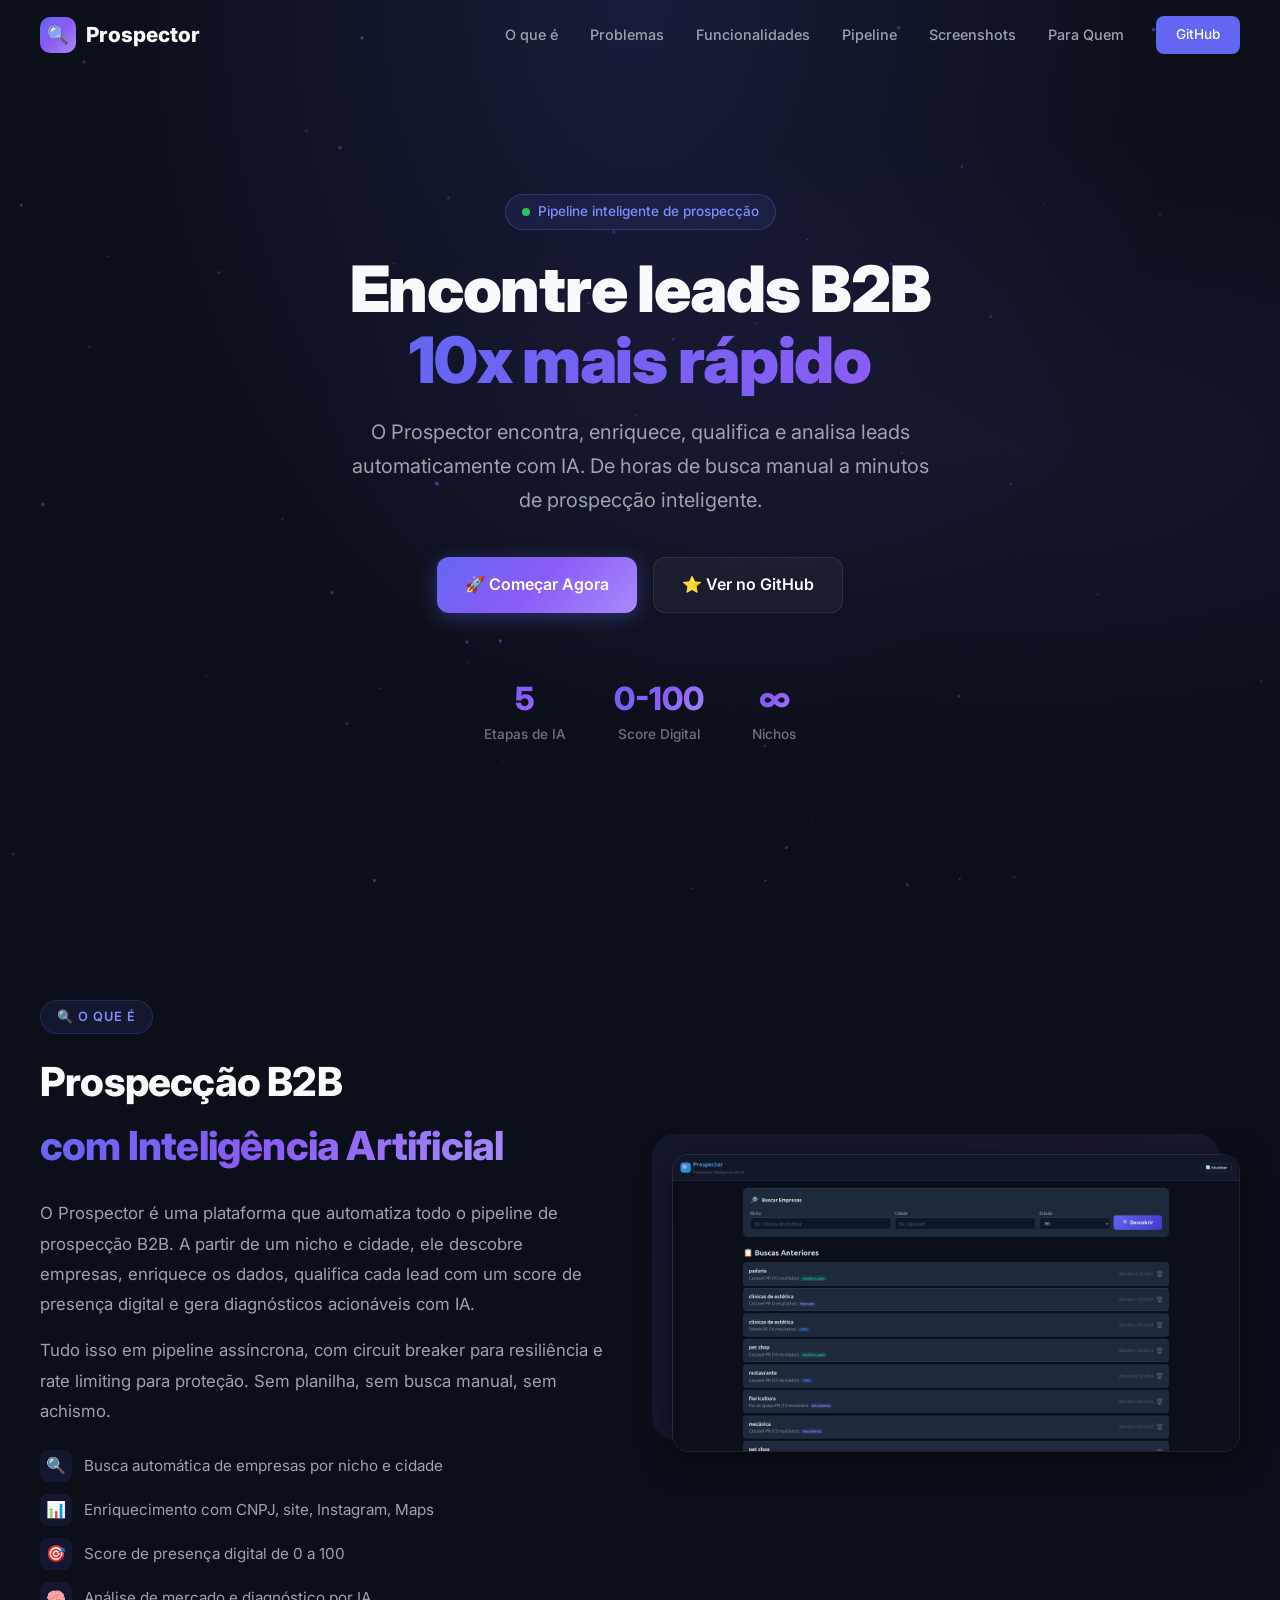
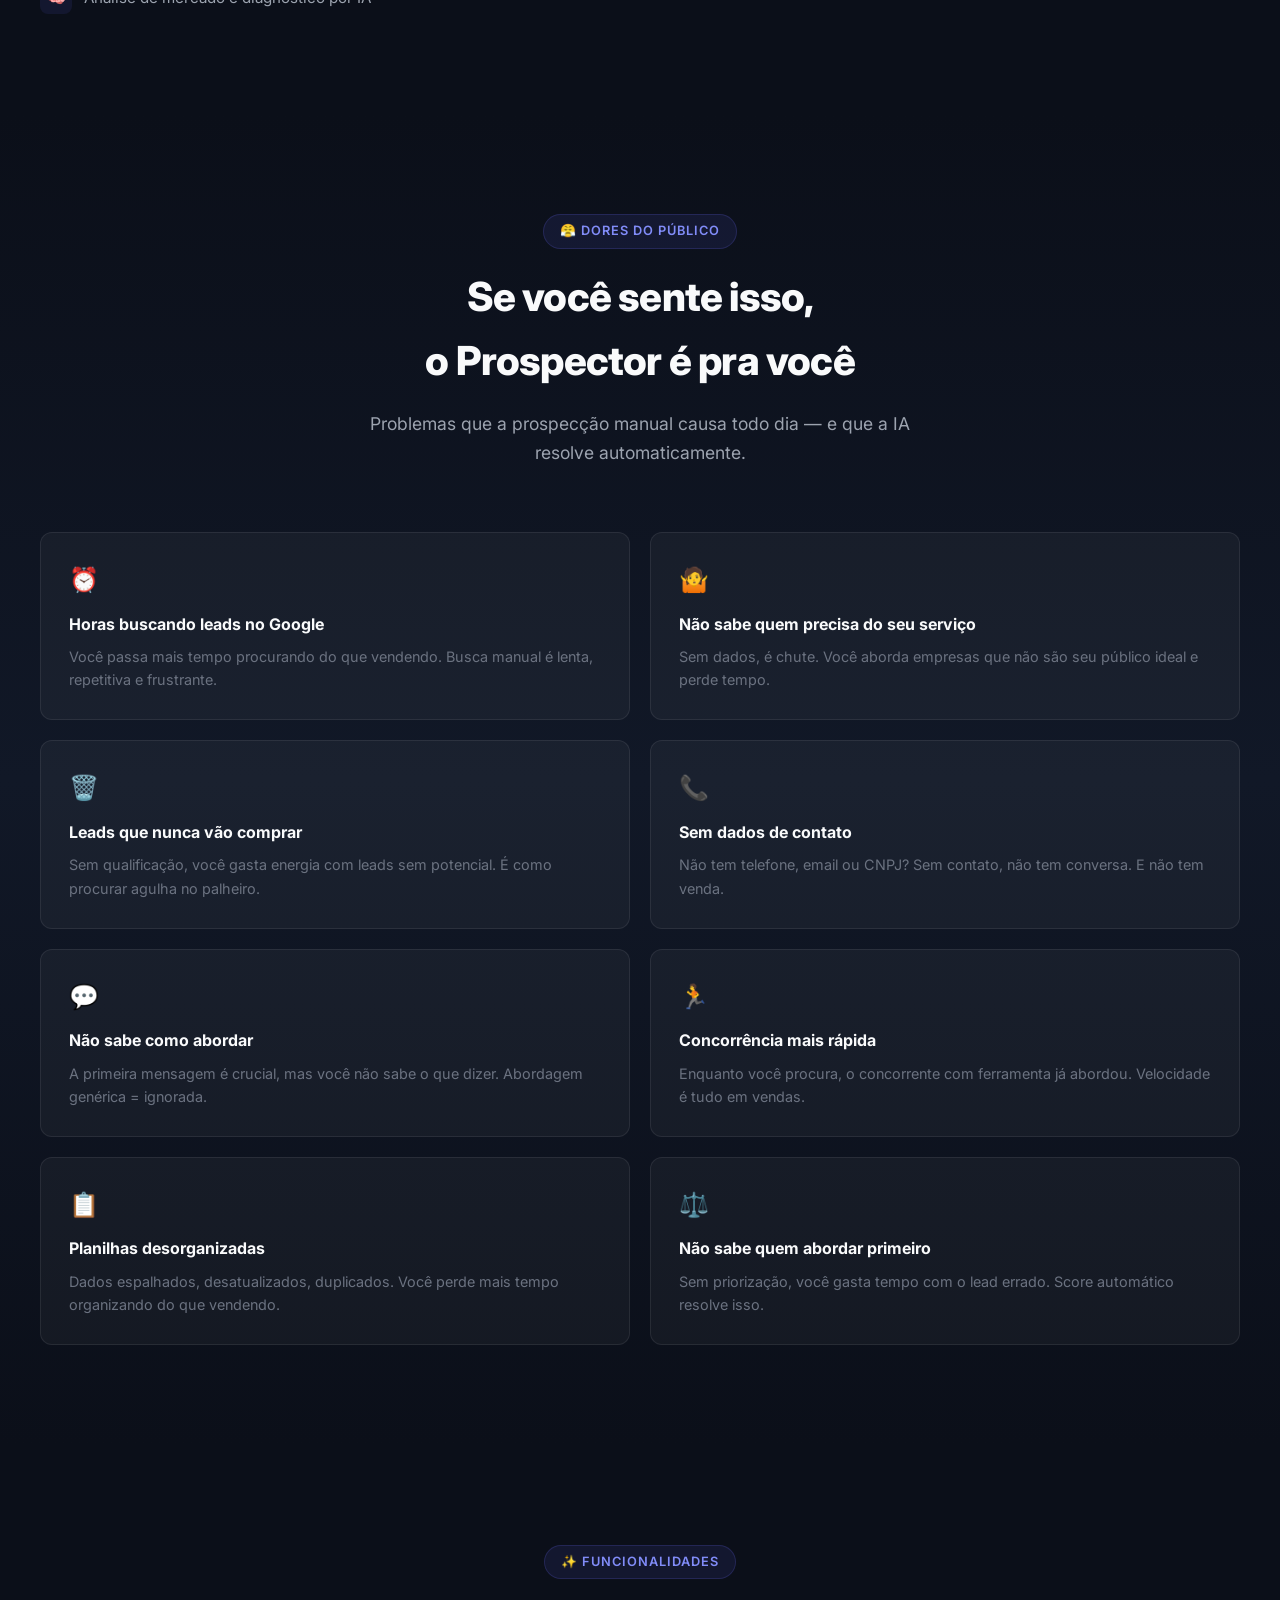
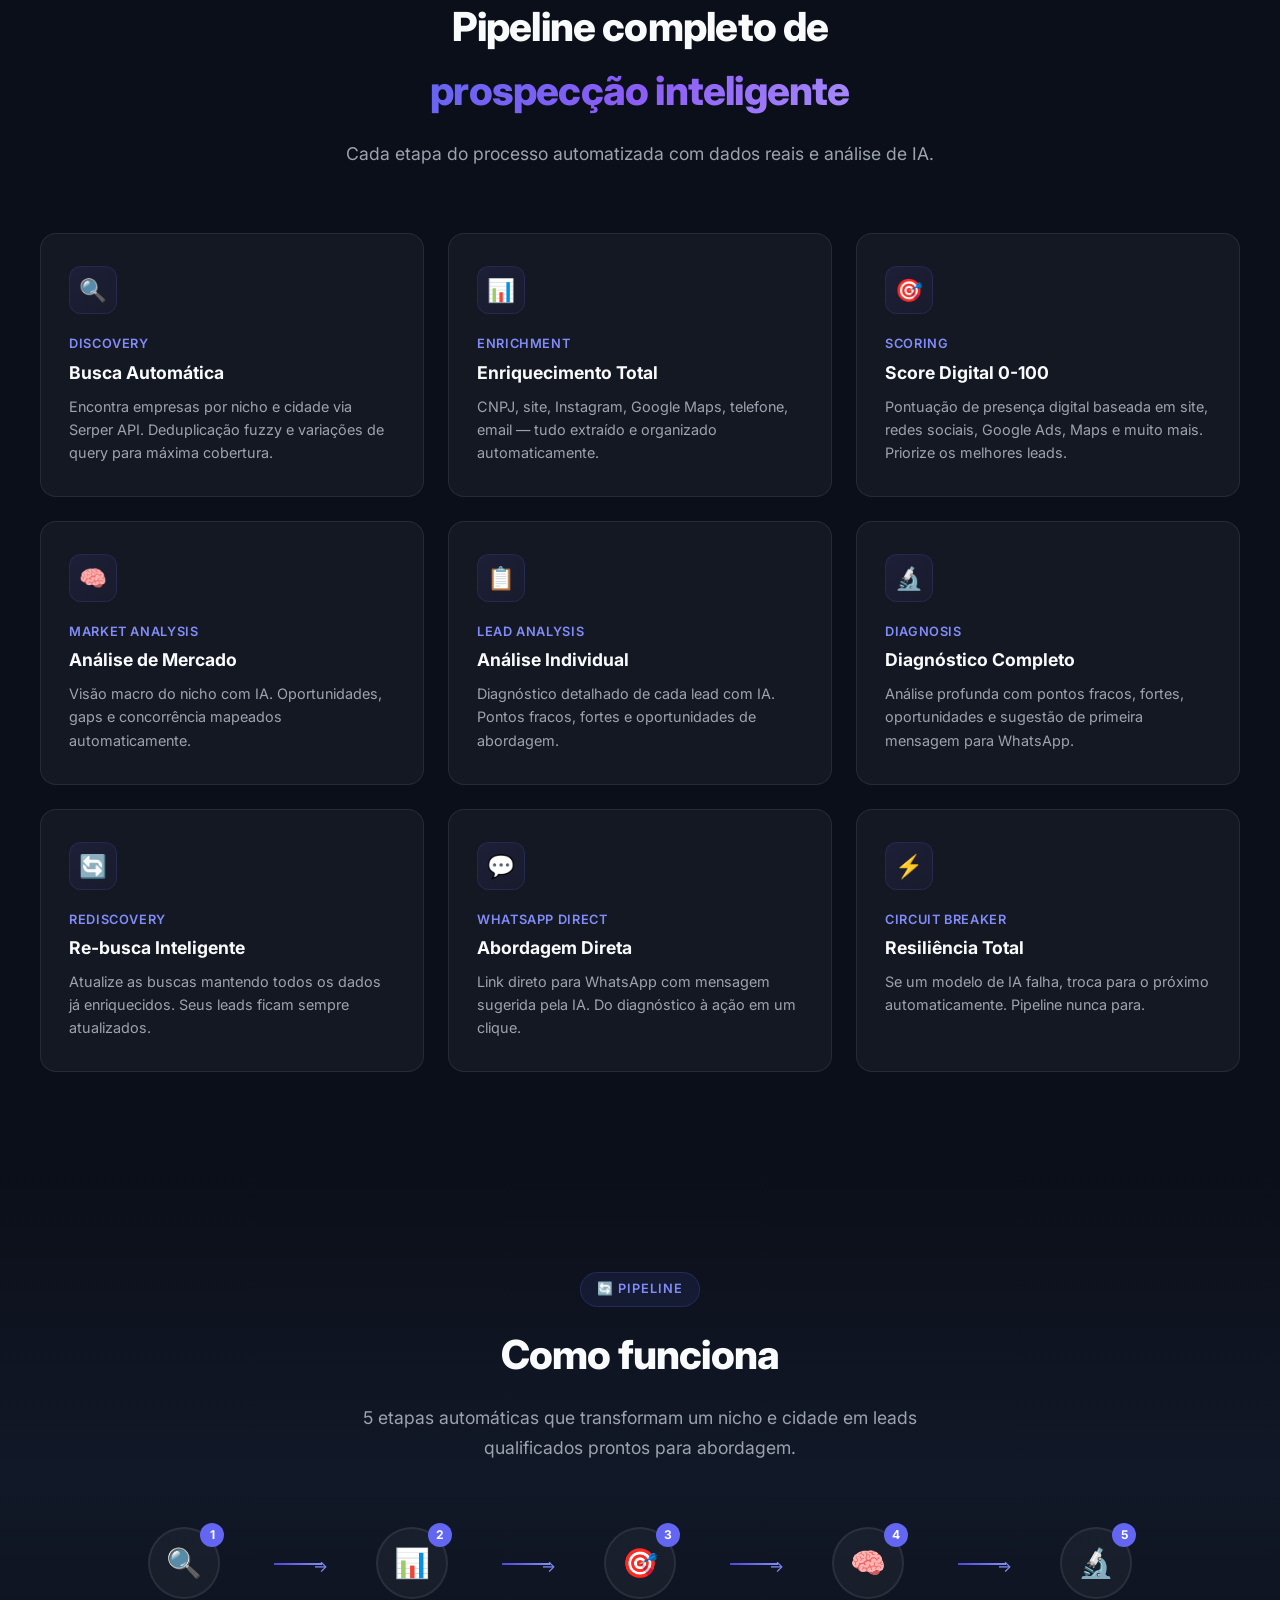
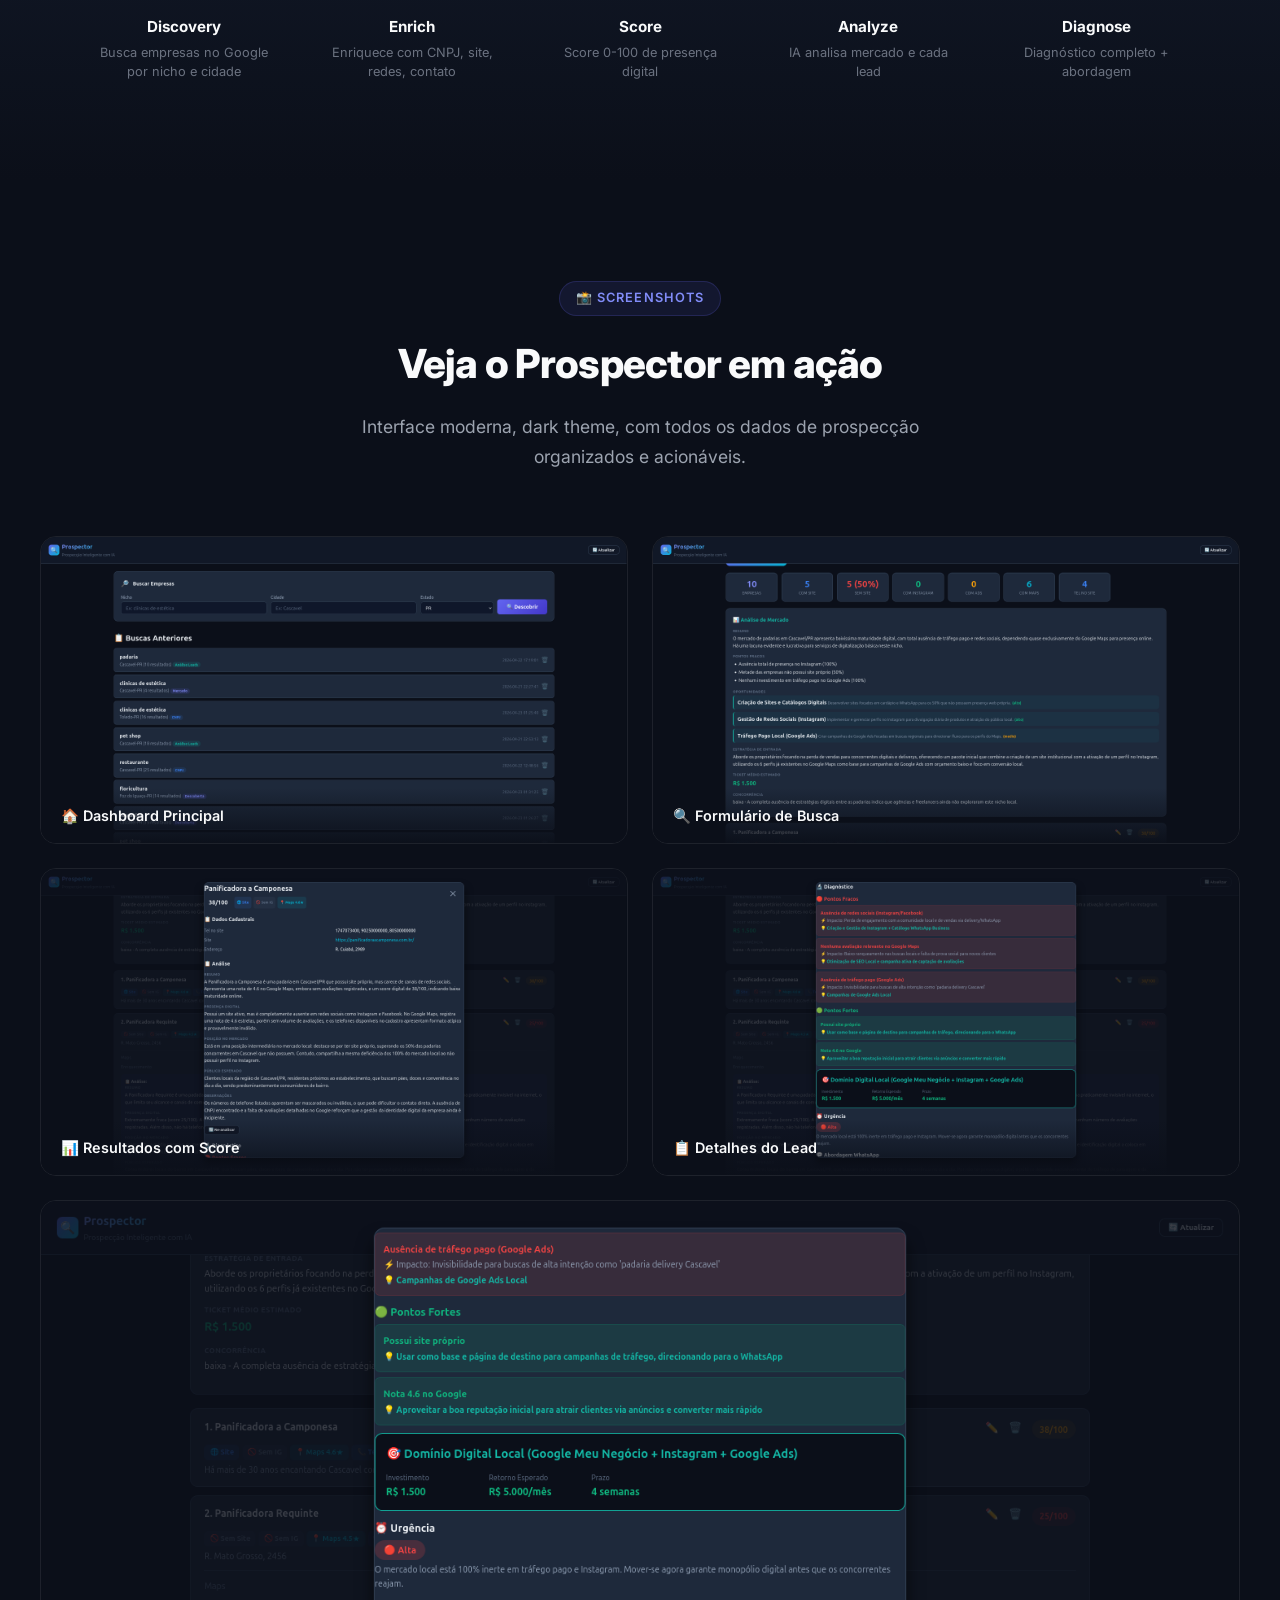
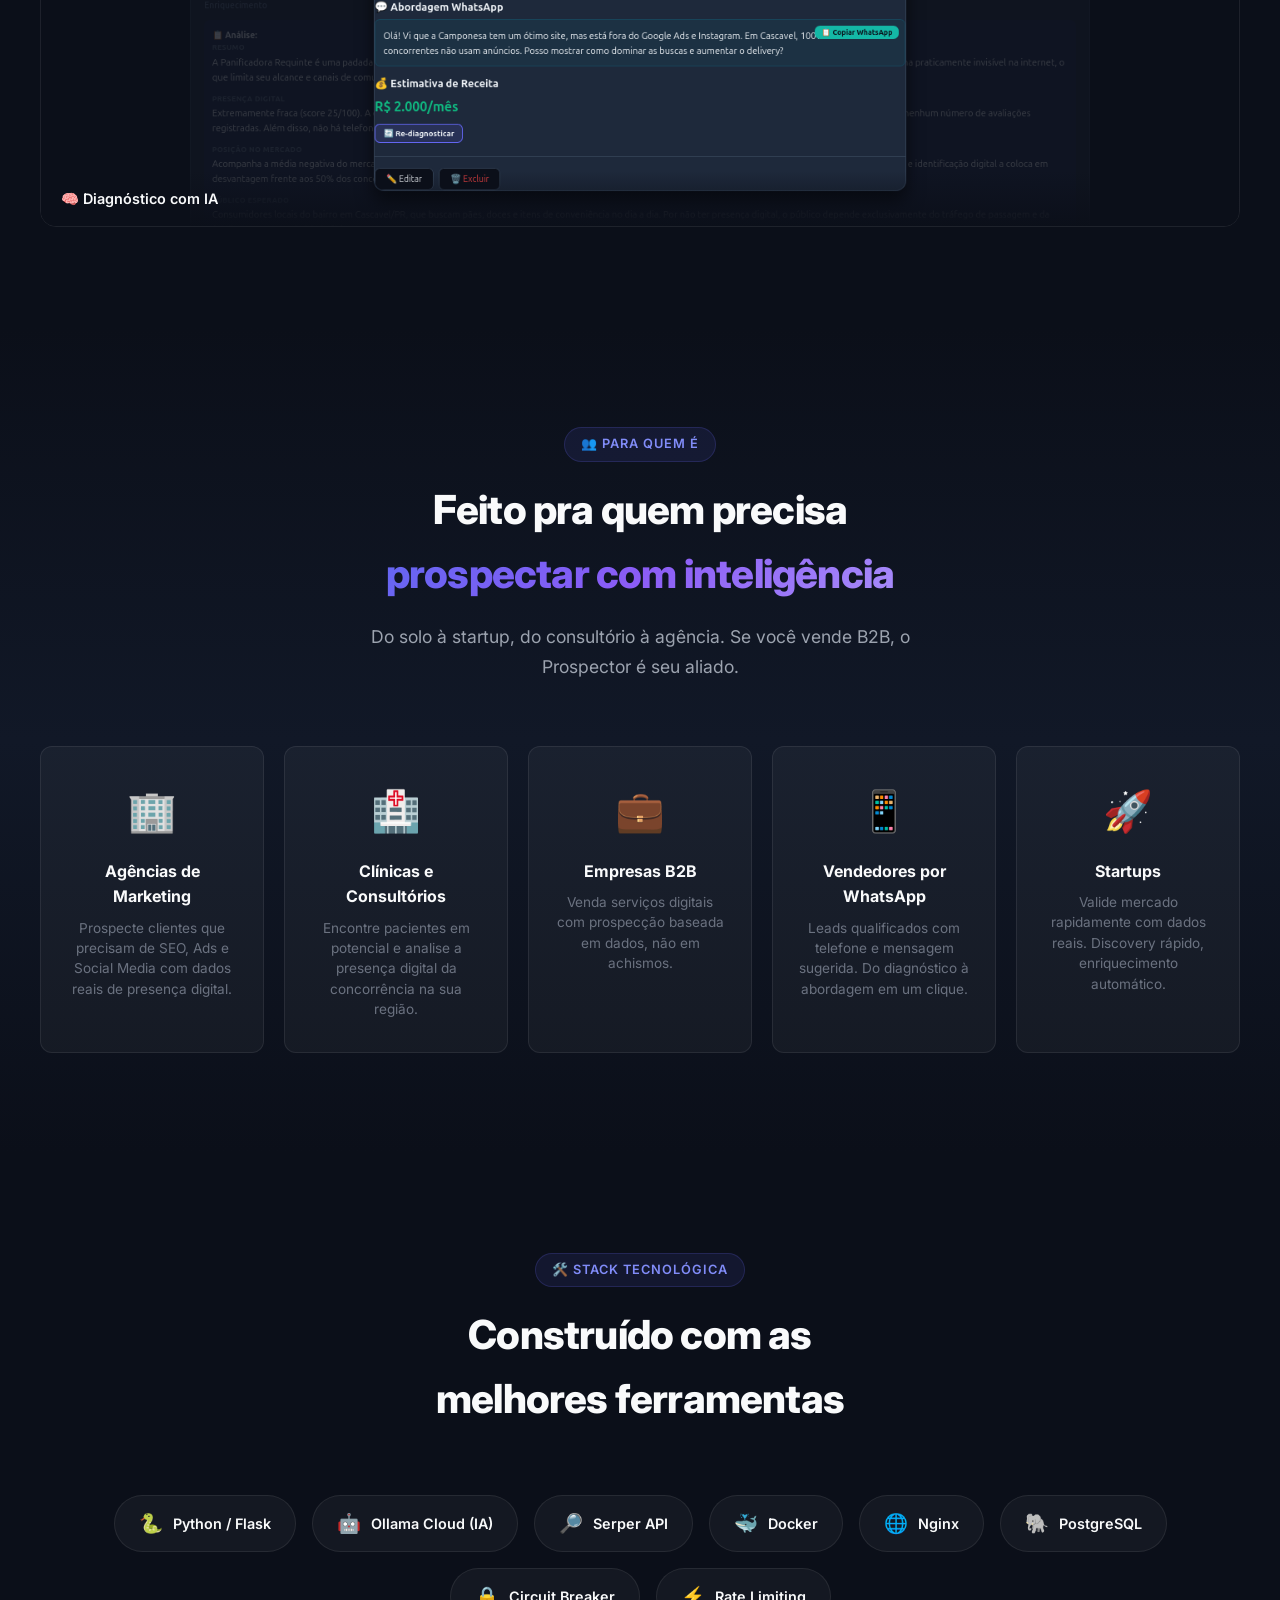
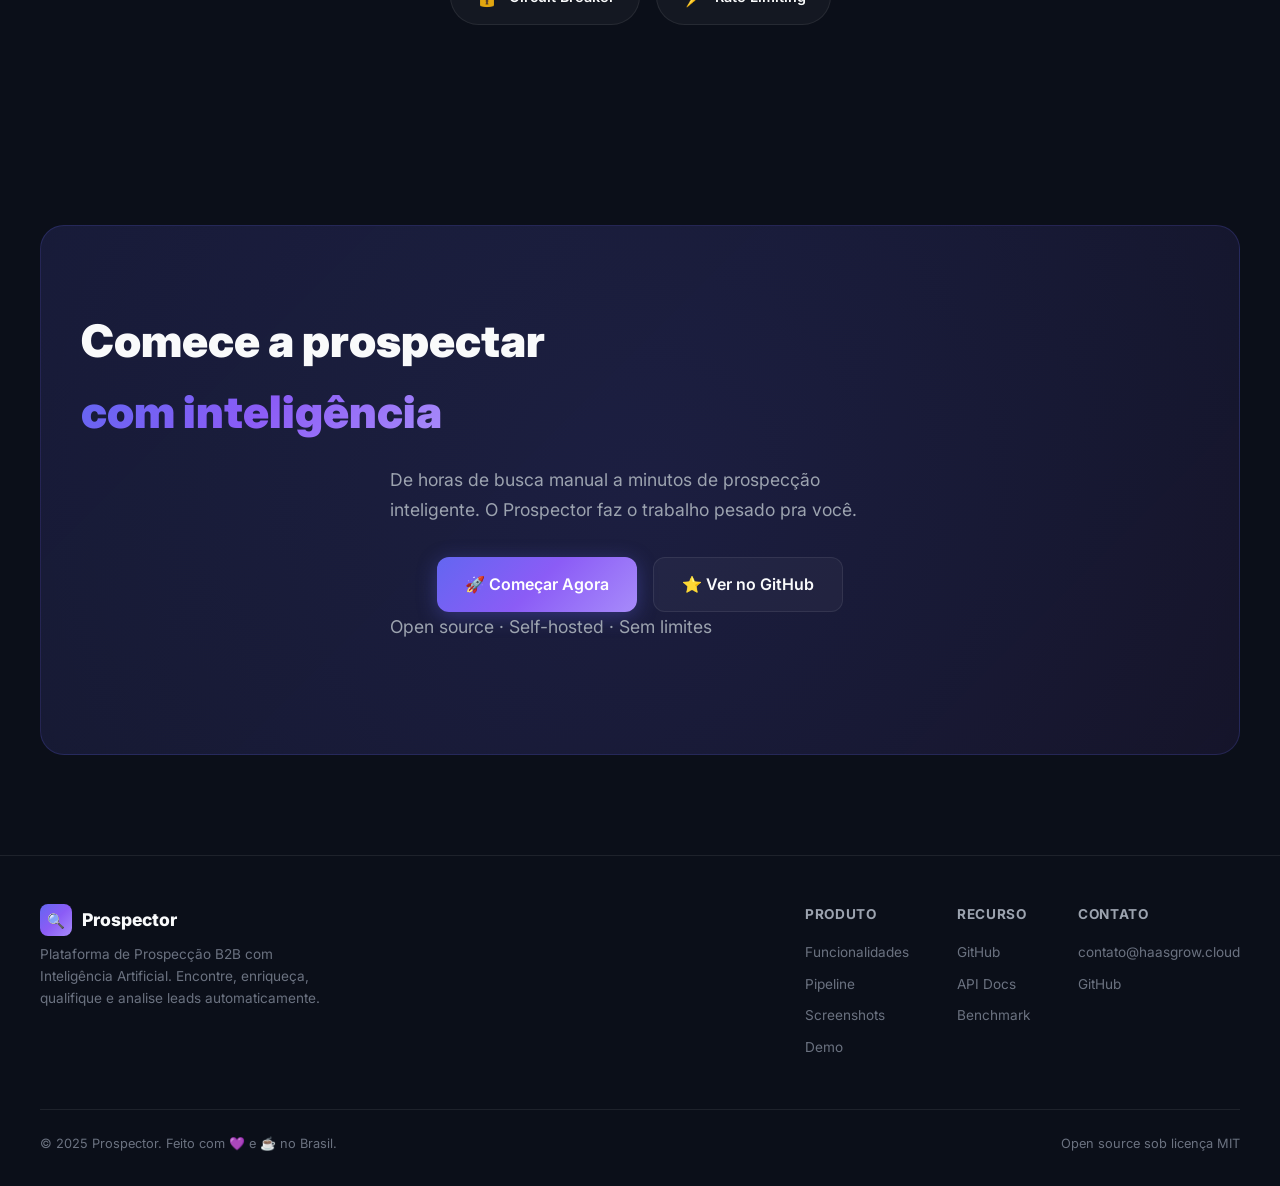
<file: landing/index.html>
<!DOCTYPE html>
<html lang="pt-BR">
<head>
    <meta charset="UTF-8">
    <meta name="viewport" content="width=device-width, initial-scale=1.0">
    <title>Prospector — Prospecção B2B com Inteligência Artificial</title>
    <meta name="description" content="Encontre, enriqueça, qualifique e analise leads B2B automaticamente com IA. Pipeline inteligente de prospecção que transforma horas de busca em minutos.">
    <meta name="keywords" content="prospecção B2B, inteligência artificial, lead generation, prospecção digital, CRM, scoring, enriquecimento de dados">
    <meta name="author" content="HaasGrow">
    <meta name="robots" content="index, follow">

    <!-- Open Graph -->
    <meta property="og:type" content="website">
    <meta property="og:title" content="Prospector — Prospecção B2B com Inteligência Artificial">
    <meta property="og:description" content="Encontre, enriqueça, qualifique e analise leads B2B automaticamente com IA. Pipeline inteligente que transforma horas de busca em minutos.">
    <meta property="og:url" content="https://prospector.haasgrow.cloud">
    <meta property="og:site_name" content="Prospector">
    <meta property="og:locale" content="pt_BR">
    <meta property="og:image" content="https://prospector.haasgrow.cloud/screenshots/01-homepage.png">
    <meta property="og:image:width" content="1280">
    <meta property="og:image:height" content="720">

    <!-- Twitter Card -->
    <meta name="twitter:card" content="summary_large_image">
    <meta name="twitter:title" content="Prospector — Prospecção B2B com IA">
    <meta name="twitter:description" content="Pipeline inteligente de prospecção B2B com IA. Discovery, Enrichment, Scoring e Diagnosis automáticos.">
    <meta name="twitter:image" content="https://prospector.haasgrow.cloud/screenshots/01-homepage.png">

    <!-- Structured Data -->
    <script type="application/ld+json">
    {
        "@context": "https://schema.org",
        "@type": "SoftwareApplication",
        "name": "Prospector",
        "applicationCategory": "BusinessApplication",
        "operatingSystem": "Web",
        "description": "Plataforma de Prospecção B2B com Inteligência Artificial. Encontra, enriquece, qualifica e analise leads automaticamente.",
        "url": "https://prospector.haasgrow.cloud",
        "offers": {
            "@type": "Offer",
            "price": "0",
            "priceCurrency": "BRL"
        },
        "featureList": [
            "Discovery — Busca automática de empresas por nicho e cidade",
            "Enrichment — Enriquecimento com CNPJ, site, Instagram, Google Maps, telefone, email",
            "Scoring — Score de presença digital de 0 a 100 por lead",
            "Market Analysis — Análise de mercado com IA",
            "Lead Analysis — Análise individual de cada lead com IA",
            "Diagnosis — Diagnóstico completo com pontos fracos e abordagem WhatsApp"
        ]
    }
    </script>

    <!-- Canonical -->
    <link rel="canonical" href="https://prospector.haasgrow.cloud">

    <!-- Favicon -->
    <link rel="icon" type="image/svg+xml" href="data:image/svg+xml,<svg xmlns='http://www.w3.org/2000/svg' viewBox='0 0 100 100'><text y='.9em' font-size='90'>🔍</text></svg>">

    <!-- Fonts -->
    <link rel="preconnect" href="https://fonts.googleapis.com">
    <link rel="preconnect" href="https://fonts.gstatic.com" crossorigin>
    <link href="https://fonts.googleapis.com/css2?family=Inter:wght@400;500;600;700;800;900&display=swap" rel="stylesheet">

    <style>
        /* ===== RESET & BASE ===== */
        *, *::before, *::after { box-sizing: border-box; margin: 0; padding: 0; }

        :root {
            --bg-primary: #0B0F19;
            --bg-secondary: #111827;
            --bg-card: rgba(255,255,255,0.04);
            --bg-card-hover: rgba(255,255,255,0.08);
            --border: rgba(255,255,255,0.08);
            --border-hover: rgba(255,255,255,0.15);
            --text-primary: #F9FAFB;
            --text-secondary: #9CA3AF;
            --text-tertiary: #6B7280;
            --accent: #6366F1;
            --accent-light: #818CF8;
            --accent-dark: #4F46E5;
            --accent-glow: rgba(99,102,241,0.3);
            --gradient-primary: linear-gradient(135deg, #6366F1 0%, #8B5CF6 50%, #A78BFA 100%);
            --gradient-hero: linear-gradient(180deg, #0B0F19 0%, #111827 50%, #0B0F19 100%);
            --gradient-card: linear-gradient(135deg, rgba(99,102,241,0.1) 0%, rgba(139,92,246,0.05) 100%);
            --shadow-sm: 0 2px 8px rgba(0,0,0,0.3);
            --shadow-md: 0 4px 16px rgba(0,0,0,0.4);
            --shadow-lg: 0 8px 32px rgba(0,0,0,0.5);
            --shadow-glow: 0 0 40px rgba(99,102,241,0.15);
            --radius-sm: 8px;
            --radius-md: 12px;
            --radius-lg: 16px;
            --radius-xl: 24px;
        }

        html { scroll-behavior: smooth; -webkit-font-smoothing: antialiased; -moz-osx-font-smoothing: grayscale; }

        body {
            font-family: 'Inter', -apple-system, BlinkMacSystemFont, sans-serif;
            background: var(--bg-primary);
            color: var(--text-primary);
            line-height: 1.6;
            overflow-x: hidden;
        }

        /* ===== ANIMATIONS ===== */
        @keyframes fadeInUp {
            from { opacity: 0; transform: translateY(30px); }
            to { opacity: 1; transform: translateY(0); }
        }
        @keyframes fadeIn {
            from { opacity: 0; }
            to { opacity: 1; }
        }
        @keyframes float {
            0%, 100% { transform: translateY(0); }
            50% { transform: translateY(-10px); }
        }
        @keyframes pulse {
            0%, 100% { opacity: 0.6; }
            50% { opacity: 1; }
        }
        @keyframes gradientShift {
            0% { background-position: 0% 50%; }
            50% { background-position: 100% 50%; }
            100% { background-position: 0% 50%; }
        }
        @keyframes slideRight {
            from { transform: translateX(-100%); }
            to { transform: translateX(0); }
        }

        .reveal {
            opacity: 0;
            transform: translateY(30px);
            transition: opacity 0.7s ease-out, transform 0.7s ease-out;
        }
        .reveal.revealed {
            opacity: 1;
            transform: translateY(0);
        }
        .reveal-delay-1 { transition-delay: 0.1s; }
        .reveal-delay-2 { transition-delay: 0.2s; }
        .reveal-delay-3 { transition-delay: 0.3s; }
        .reveal-delay-4 { transition-delay: 0.4s; }
        .reveal-delay-5 { transition-delay: 0.5s; }

        /* ===== NAVBAR ===== */
        .navbar {
            position: fixed;
            top: 0;
            left: 0;
            right: 0;
            z-index: 1000;
            padding: 16px 24px;
            transition: all 0.3s ease;
            background: transparent;
        }
        .navbar.scrolled {
            background: rgba(11,15,25,0.85);
            backdrop-filter: blur(20px);
            -webkit-backdrop-filter: blur(20px);
            border-bottom: 1px solid var(--border);
            padding: 12px 24px;
        }
        .navbar-inner {
            max-width: 1200px;
            margin: 0 auto;
            display: flex;
            align-items: center;
            justify-content: space-between;
        }
        .navbar-brand {
            display: flex;
            align-items: center;
            gap: 10px;
            text-decoration: none;
            color: var(--text-primary);
            font-weight: 800;
            font-size: 1.3rem;
        }
        .navbar-brand .brand-icon {
            width: 36px;
            height: 36px;
            border-radius: 10px;
            background: var(--gradient-primary);
            display: flex;
            align-items: center;
            justify-content: center;
            font-size: 1.1rem;
        }
        .navbar-links {
            display: flex;
            align-items: center;
            gap: 32px;
        }
        .navbar-links a {
            color: var(--text-secondary);
            text-decoration: none;
            font-size: 0.9rem;
            font-weight: 500;
            transition: color 0.2s;
        }
        .navbar-links a:hover { color: var(--text-primary); }
        .navbar-cta {
            background: var(--accent);
            color: #fff !important;
            padding: 8px 20px;
            border-radius: var(--radius-sm);
            font-weight: 600;
            font-size: 0.85rem !important;
            transition: all 0.2s;
        }
        .navbar-cta:hover {
            background: var(--accent-light);
            transform: translateY(-1px);
            box-shadow: var(--shadow-glow);
        }
        .mobile-toggle {
            display: none;
            background: none;
            border: none;
            color: var(--text-primary);
            font-size: 1.5rem;
            cursor: pointer;
            padding: 4px;
        }

        /* ===== HERO ===== */
        .hero {
            position: relative;
            min-height: 100vh;
            display: flex;
            align-items: center;
            justify-content: center;
            padding: 120px 24px 80px;
            overflow: hidden;
        }
        .hero::before {
            content: '';
            position: absolute;
            top: 0;
            left: 0;
            right: 0;
            bottom: 0;
            background: radial-gradient(ellipse at 50% 0%, rgba(99,102,241,0.15) 0%, transparent 60%),
                        radial-gradient(ellipse at 80% 50%, rgba(139,92,246,0.08) 0%, transparent 50%);
            pointer-events: none;
        }
        .hero-particles {
            position: absolute;
            top: 0;
            left: 0;
            right: 0;
            bottom: 0;
            pointer-events: none;
        }
        .hero-content {
            position: relative;
            z-index: 2;
            max-width: 800px;
            text-align: center;
        }
        .hero-badge {
            display: inline-flex;
            align-items: center;
            gap: 8px;
            padding: 6px 16px;
            border-radius: 50px;
            background: rgba(99,102,241,0.1);
            border: 1px solid rgba(99,102,241,0.3);
            color: var(--accent-light);
            font-size: 0.85rem;
            font-weight: 500;
            margin-bottom: 24px;
            animation: fadeInUp 0.6s ease-out;
        }
        .hero-badge .pulse-dot {
            width: 8px;
            height: 8px;
            border-radius: 50%;
            background: #22C55E;
            animation: pulse 2s ease-in-out infinite;
        }
        .hero h1 {
            font-size: clamp(2.5rem, 6vw, 4rem);
            font-weight: 900;
            line-height: 1.1;
            margin-bottom: 20px;
            letter-spacing: -0.02em;
            animation: fadeInUp 0.6s ease-out 0.1s both;
        }
        .hero h1 .gradient-text {
            background: var(--gradient-primary);
            background-size: 200% 200%;
            -webkit-background-clip: text;
            -webkit-text-fill-color: transparent;
            background-clip: text;
            animation: gradientShift 6s ease infinite;
        }
        .hero-subtitle {
            font-size: clamp(1rem, 2vw, 1.25rem);
            color: var(--text-secondary);
            max-width: 600px;
            margin: 0 auto 40px;
            line-height: 1.7;
            animation: fadeInUp 0.6s ease-out 0.2s both;
        }
        .hero-actions {
            display: flex;
            gap: 16px;
            justify-content: center;
            flex-wrap: wrap;
            animation: fadeInUp 0.6s ease-out 0.3s both;
        }
        .btn {
            display: inline-flex;
            align-items: center;
            gap: 8px;
            padding: 14px 28px;
            border-radius: var(--radius-md);
            font-family: inherit;
            font-size: 1rem;
            font-weight: 600;
            text-decoration: none;
            cursor: pointer;
            transition: all 0.25s ease;
            border: none;
            outline: none;
        }
        .btn-primary {
            background: var(--gradient-primary);
            color: #fff;
            box-shadow: 0 4px 20px rgba(99,102,241,0.35);
        }
        .btn-primary:hover {
            transform: translateY(-2px);
            box-shadow: 0 6px 30px rgba(99,102,241,0.5);
        }
        .btn-secondary {
            background: var(--bg-card);
            color: var(--text-primary);
            border: 1px solid var(--border);
        }
        .btn-secondary:hover {
            background: var(--bg-card-hover);
            border-color: var(--border-hover);
            transform: translateY(-2px);
        }
        .hero-stats {
            display: flex;
            justify-content: center;
            gap: 48px;
            margin-top: 60px;
            animation: fadeInUp 0.6s ease-out 0.4s both;
        }
        .hero-stat {
            text-align: center;
        }
        .hero-stat-number {
            font-size: 2rem;
            font-weight: 800;
            background: var(--gradient-primary);
            -webkit-background-clip: text;
            -webkit-text-fill-color: transparent;
            background-clip: text;
        }
        .hero-stat-label {
            font-size: 0.85rem;
            color: var(--text-tertiary);
            font-weight: 500;
        }

        /* ===== SECTIONS ===== */
        section {
            padding: 100px 24px;
            position: relative;
        }
        .section-inner {
            max-width: 1200px;
            margin: 0 auto;
        }
        .section-header {
            text-align: center;
            margin-bottom: 64px;
        }
        .section-tag {
            display: inline-flex;
            align-items: center;
            gap: 8px;
            padding: 6px 16px;
            border-radius: 50px;
            background: rgba(99,102,241,0.1);
            border: 1px solid rgba(99,102,241,0.2);
            color: var(--accent-light);
            font-size: 0.8rem;
            font-weight: 600;
            text-transform: uppercase;
            letter-spacing: 0.08em;
            margin-bottom: 16px;
        }
        .section-title {
            font-size: clamp(1.8rem, 4vw, 2.5rem);
            font-weight: 800;
            letter-spacing: -0.02em;
            margin-bottom: 16px;
        }
        .section-desc {
            font-size: 1.1rem;
            color: var(--text-secondary);
            max-width: 600px;
            margin: 0 auto;
            line-height: 1.7;
        }

        /* ===== WHAT IS ===== */
        .what-grid {
            display: grid;
            grid-template-columns: 1fr 1fr;
            gap: 64px;
            align-items: center;
        }
        .what-text h2 {
            font-size: clamp(1.8rem, 4vw, 2.5rem);
            font-weight: 800;
            letter-spacing: -0.02em;
            margin-bottom: 20px;
        }
        .what-text h2 .gradient-text {
            background: var(--gradient-primary);
            -webkit-background-clip: text;
            -webkit-text-fill-color: transparent;
            background-clip: text;
        }
        .what-text p {
            color: var(--text-secondary);
            line-height: 1.8;
            margin-bottom: 16px;
            font-size: 1.05rem;
        }
        .what-highlights {
            display: flex;
            flex-direction: column;
            gap: 12px;
            margin-top: 24px;
        }
        .what-highlight {
            display: flex;
            align-items: center;
            gap: 12px;
            color: var(--text-secondary);
            font-size: 0.95rem;
        }
        .what-highlight .icon {
            width: 32px;
            height: 32px;
            border-radius: 8px;
            background: rgba(99,102,241,0.1);
            display: flex;
            align-items: center;
            justify-content: center;
            flex-shrink: 0;
            font-size: 1rem;
        }
        .what-screenshot {
            position: relative;
        }
        .what-screenshot img {
            width: 100%;
            border-radius: var(--radius-lg);
            border: 1px solid var(--border);
            box-shadow: var(--shadow-lg);
            transition: transform 0.3s ease;
        }
        .what-screenshot:hover img {
            transform: scale(1.02);
        }
        .what-screenshot::before {
            content: '';
            position: absolute;
            top: -20px;
            left: -20px;
            right: 20px;
            bottom: 20px;
            background: var(--gradient-primary);
            opacity: 0.1;
            border-radius: var(--radius-xl);
            z-index: -1;
        }

        /* ===== PAIN POINTS ===== */
        .pain-bg {
            background: linear-gradient(180deg, var(--bg-primary) 0%, var(--bg-secondary) 50%, var(--bg-primary) 100%);
        }
        .pain-grid {
            display: grid;
            grid-template-columns: repeat(2, 1fr);
            gap: 20px;
        }
        .pain-card {
            background: var(--bg-card);
            border: 1px solid var(--border);
            border-radius: var(--radius-md);
            padding: 28px;
            transition: all 0.3s ease;
        }
        .pain-card:hover {
            background: var(--bg-card-hover);
            border-color: rgba(239,68,68,0.3);
            transform: translateY(-4px);
            box-shadow: 0 8px 30px rgba(239,68,68,0.1);
        }
        .pain-icon {
            font-size: 1.5rem;
            margin-bottom: 12px;
        }
        .pain-card h3 {
            font-size: 1rem;
            font-weight: 700;
            margin-bottom: 8px;
            color: var(--text-primary);
        }
        .pain-card p {
            font-size: 0.9rem;
            color: var(--text-tertiary);
            line-height: 1.6;
        }

        /* ===== FEATURES ===== */
        .features-grid {
            display: grid;
            grid-template-columns: repeat(3, 1fr);
            gap: 24px;
        }
        .feature-card {
            background: var(--bg-card);
            border: 1px solid var(--border);
            border-radius: var(--radius-lg);
            padding: 32px 28px;
            transition: all 0.35s ease;
            position: relative;
            overflow: hidden;
        }
        .feature-card::before {
            content: '';
            position: absolute;
            top: 0;
            left: 0;
            right: 0;
            height: 3px;
            background: var(--gradient-primary);
            opacity: 0;
            transition: opacity 0.3s ease;
        }
        .feature-card:hover::before {
            opacity: 1;
        }
        .feature-card:hover {
            background: var(--bg-card-hover);
            border-color: var(--border-hover);
            transform: translateY(-6px);
            box-shadow: var(--shadow-glow);
        }
        .feature-icon {
            width: 48px;
            height: 48px;
            border-radius: var(--radius-md);
            background: var(--gradient-card);
            border: 1px solid rgba(99,102,241,0.15);
            display: flex;
            align-items: center;
            justify-content: center;
            font-size: 1.4rem;
            margin-bottom: 20px;
        }
        .feature-card h3 {
            font-size: 1.1rem;
            font-weight: 700;
            margin-bottom: 8px;
        }
        .feature-card .feature-accent {
            color: var(--accent-light);
            font-size: 0.8rem;
            font-weight: 600;
            text-transform: uppercase;
            letter-spacing: 0.05em;
            margin-bottom: 4px;
        }
        .feature-card p {
            font-size: 0.9rem;
            color: var(--text-secondary);
            line-height: 1.6;
        }

        /* ===== PIPELINE ===== */
        .pipeline-bg {
            background: linear-gradient(180deg, var(--bg-primary) 0%, var(--bg-secondary) 50%, var(--bg-primary) 100%);
        }
        .pipeline-steps {
            display: flex;
            align-items: flex-start;
            justify-content: center;
            gap: 0;
            position: relative;
            flex-wrap: wrap;
        }
        .pipeline-step {
            display: flex;
            flex-direction: column;
            align-items: center;
            text-align: center;
            width: 180px;
            flex-shrink: 0;
            position: relative;
            z-index: 2;
        }
        .pipeline-step-icon {
            width: 72px;
            height: 72px;
            border-radius: 50%;
            background: var(--bg-card);
            border: 2px solid var(--border);
            display: flex;
            align-items: center;
            justify-content: center;
            font-size: 1.8rem;
            margin-bottom: 16px;
            transition: all 0.3s ease;
            position: relative;
            z-index: 2;
        }
        .pipeline-step:hover .pipeline-step-icon {
            border-color: var(--accent);
            box-shadow: 0 0 30px var(--accent-glow);
            transform: scale(1.1);
        }
        .pipeline-step-number {
            position: absolute;
            top: -6px;
            right: -6px;
            width: 24px;
            height: 24px;
            border-radius: 50%;
            background: var(--accent);
            color: #fff;
            font-size: 0.75rem;
            font-weight: 700;
            display: flex;
            align-items: center;
            justify-content: center;
        }
        .pipeline-step h4 {
            font-size: 0.95rem;
            font-weight: 700;
            margin-bottom: 4px;
        }
        .pipeline-step p {
            font-size: 0.8rem;
            color: var(--text-tertiary);
            line-height: 1.5;
        }
        .pipeline-connector {
            width: 48px;
            height: 2px;
            background: linear-gradient(90deg, var(--accent-dark), var(--accent-light));
            margin-top: 36px;
            flex-shrink: 0;
            position: relative;
        }
        .pipeline-connector::after {
            content: '→';
            position: absolute;
            right: -6px;
            top: -9px;
            color: var(--accent-light);
            font-size: 1rem;
        }

        /* ===== AUDIENCE ===== */
        .audience-grid {
            display: grid;
            grid-template-columns: repeat(auto-fit, minmax(220px, 1fr));
            gap: 20px;
        }
        .audience-card {
            background: var(--bg-card);
            border: 1px solid var(--border);
            border-radius: var(--radius-md);
            padding: 32px 24px;
            text-align: center;
            transition: all 0.3s ease;
        }
        .audience-card:hover {
            background: var(--bg-card-hover);
            border-color: var(--border-hover);
            transform: translateY(-4px);
        }
        .audience-emoji {
            font-size: 2.5rem;
            margin-bottom: 16px;
        }
        .audience-card h3 {
            font-size: 1rem;
            font-weight: 700;
            margin-bottom: 8px;
        }
        .audience-card p {
            font-size: 0.85rem;
            color: var(--text-tertiary);
            line-height: 1.5;
        }

        /* ===== SCREENSHOTS ===== */
        .screenshots-grid {
            display: grid;
            grid-template-columns: repeat(2, 1fr);
            gap: 24px;
        }
        .screenshot-item {
            position: relative;
            border-radius: var(--radius-lg);
            overflow: hidden;
            border: 1px solid var(--border);
            transition: all 0.3s ease;
        }
        .screenshot-item:hover {
            border-color: var(--border-hover);
            transform: translateY(-4px);
            box-shadow: var(--shadow-lg);
        }
        .screenshot-item img {
            width: 100%;
            display: block;
            transition: transform 0.3s ease;
        }
        .screenshot-item:hover img {
            transform: scale(1.02);
        }
        .screenshot-label {
            position: absolute;
            bottom: 0;
            left: 0;
            right: 0;
            padding: 16px 20px;
            background: linear-gradient(transparent, rgba(11,15,25,0.95));
            font-size: 0.9rem;
            font-weight: 600;
        }
        .screenshot-item.full {
            grid-column: 1 / -1;
        }

        /* ===== STACK ===== */
        .stack-badges {
            display: flex;
            flex-wrap: wrap;
            justify-content: center;
            gap: 16px;
        }
        .stack-badge {
            display: inline-flex;
            align-items: center;
            gap: 10px;
            padding: 12px 24px;
            background: var(--bg-card);
            border: 1px solid var(--border);
            border-radius: 50px;
            font-size: 0.9rem;
            font-weight: 600;
            transition: all 0.3s ease;
        }
        .stack-badge:hover {
            background: var(--bg-card-hover);
            border-color: var(--border-hover);
            transform: translateY(-2px);
        }
        .stack-badge .badge-icon {
            font-size: 1.2rem;
        }

        /* ===== CTA ===== */
        .cta-section {
            text-align: center;
        }
        .cta-box {
            background: linear-gradient(135deg, rgba(99,102,241,0.15) 0%, rgba(139,92,246,0.08) 100%);
            border: 1px solid rgba(99,102,241,0.2);
            border-radius: var(--radius-xl);
            padding: 80px 40px;
            position: relative;
            overflow: hidden;
        }
        .cta-box::before {
            content: '';
            position: absolute;
            top: -50%;
            left: -50%;
            width: 200%;
            height: 200%;
            background: radial-gradient(circle at 50% 50%, rgba(99,102,241,0.08) 0%, transparent 50%);
            pointer-events: none;
        }
        .cta-box h2 {
            font-size: clamp(2rem, 4vw, 2.8rem);
            font-weight: 900;
            margin-bottom: 16px;
            position: relative;
        }
        .cta-box p {
            font-size: 1.1rem;
            color: var(--text-secondary);
            max-width: 500px;
            margin: 0 auto 32px;
            line-height: 1.7;
            position: relative;
        }
        .cta-actions {
            display: flex;
            gap: 16px;
            justify-content: center;
            flex-wrap: wrap;
            position: relative;
        }
        .cta-note {
            margin-top: 16px;
            font-size: 0.8rem;
            color: var(--text-tertiary);
            position: relative;
        }

        /* ===== FOOTER ===== */
        footer {
            padding: 48px 24px 32px;
            border-top: 1px solid var(--border);
        }
        .footer-inner {
            max-width: 1200px;
            margin: 0 auto;
        }
        .footer-top {
            display: flex;
            justify-content: space-between;
            align-items: flex-start;
            margin-bottom: 40px;
            flex-wrap: wrap;
            gap: 32px;
        }
        .footer-brand {
            display: flex;
            align-items: center;
            gap: 10px;
            margin-bottom: 8px;
        }
        .footer-brand .brand-icon {
            width: 32px;
            height: 32px;
            border-radius: 8px;
            background: var(--gradient-primary);
            display: flex;
            align-items: center;
            justify-content: center;
            font-size: 0.9rem;
        }
        .footer-brand span {
            font-weight: 800;
            font-size: 1.1rem;
        }
        .footer-desc {
            color: var(--text-tertiary);
            font-size: 0.85rem;
            max-width: 300px;
            line-height: 1.6;
        }
        .footer-links {
            display: flex;
            gap: 48px;
        }
        .footer-col h4 {
            font-size: 0.85rem;
            font-weight: 700;
            margin-bottom: 16px;
            text-transform: uppercase;
            letter-spacing: 0.05em;
            color: var(--text-secondary);
        }
        .footer-col a {
            display: block;
            color: var(--text-tertiary);
            text-decoration: none;
            font-size: 0.85rem;
            margin-bottom: 10px;
            transition: color 0.2s;
        }
        .footer-col a:hover {
            color: var(--text-primary);
        }
        .footer-bottom {
            display: flex;
            justify-content: space-between;
            align-items: center;
            padding-top: 24px;
            border-top: 1px solid var(--border);
            font-size: 0.8rem;
            color: var(--text-tertiary);
            flex-wrap: wrap;
            gap: 16px;
        }

        /* ===== RESPONSIVE ===== */
        @media (max-width: 1024px) {
            .features-grid { grid-template-columns: repeat(2, 1fr); }
            .what-grid { gap: 40px; }
        }
        @media (max-width: 768px) {
            .navbar-links { display: none; }
            .navbar-links.open {
                display: flex;
                flex-direction: column;
                position: absolute;
                top: 100%;
                left: 0;
                right: 0;
                background: rgba(11,15,25,0.98);
                backdrop-filter: blur(20px);
                padding: 20px 24px;
                gap: 16px;
                border-bottom: 1px solid var(--border);
            }
            .mobile-toggle { display: block; }
            .hero h1 { font-size: 2.2rem; }
            .hero-stats { gap: 24px; }
            .hero-stat-number { font-size: 1.5rem; }
            .what-grid { grid-template-columns: 1fr; }
            .pain-grid { grid-template-columns: 1fr; }
            .features-grid { grid-template-columns: 1fr; }
            .screenshots-grid { grid-template-columns: 1fr; }
            .pipeline-steps { flex-direction: column; align-items: center; }
            .pipeline-connector { width: 2px; height: 36px; margin: 0; }
            .pipeline-connector::after { display: none; }
            .audience-grid { grid-template-columns: repeat(2, 1fr); }
            .footer-top { flex-direction: column; }
            .footer-links { flex-direction: column; gap: 32px; }
            .cta-box { padding: 48px 24px; }
        }
        @media (max-width: 480px) {
            .hero { padding: 100px 16px 60px; }
            section { padding: 64px 16px; }
            .hero-actions { flex-direction: column; align-items: center; }
            .btn { width: 100%; justify-content: center; }
            .hero-stats { flex-direction: column; gap: 16px; }
            .audience-grid { grid-template-columns: 1fr; }
            .stack-badges { gap: 10px; }
            .stack-badge { padding: 10px 18px; font-size: 0.8rem; }
        }
    </style>
</head>
<body>

    <!-- Navbar -->
    <nav class="navbar" id="navbar">
        <div class="navbar-inner">
            <a href="#" class="navbar-brand">
                <div class="brand-icon">🔍</div>
                Prospector
            </a>
            <div class="navbar-links" id="navLinks">
                <a href="#what">O que é</a>
                <a href="#pain">Problemas</a>
                <a href="#features">Funcionalidades</a>
                <a href="#pipeline">Pipeline</a>
                <a href="#screenshots">Screenshots</a>
                <a href="#audience">Para Quem</a>
                <a href="https://github.com/paulogirto-hub/prospector" target="_blank" class="navbar-cta">GitHub</a>
            </div>
            <button class="mobile-toggle" id="mobileToggle" aria-label="Menu">☰</button>
        </div>
    </nav>

    <!-- Hero -->
    <section class="hero">
        <canvas class="hero-particles" id="particles"></canvas>
        <div class="hero-content">
            <div class="hero-badge">
                <span class="pulse-dot"></span>
                Pipeline inteligente de prospecção
            </div>
            <h1>
                Encontre leads B2B<br>
                <span class="gradient-text">10x mais rápido</span>
            </h1>
            <p class="hero-subtitle">
                O Prospector encontra, enriquece, qualifica e analisa leads automaticamente com IA. De horas de busca manual a minutos de prospecção inteligente.
            </p>
            <div class="hero-actions">
                <a href="https://prospector.haasgrow.cloud" target="_blank" class="btn btn-primary">
                    🚀 Começar Agora
                </a>
                <a href="https://github.com/paulogirto-hub/prospector" target="_blank" class="btn btn-secondary">
                    ⭐ Ver no GitHub
                </a>
            </div>
            <div class="hero-stats">
                <div class="hero-stat">
                    <div class="hero-stat-number">5</div>
                    <div class="hero-stat-label">Etapas de IA</div>
                </div>
                <div class="hero-stat">
                    <div class="hero-stat-number">0-100</div>
                    <div class="hero-stat-label">Score Digital</div>
                </div>
                <div class="hero-stat">
                    <div class="hero-stat-number">∞</div>
                    <div class="hero-stat-label">Nichos</div>
                </div>
            </div>
        </div>
    </section>

    <!-- What Is -->
    <section id="what">
        <div class="section-inner">
            <div class="what-grid">
                <div class="what-text reveal">
                    <div class="section-tag">🔍 O que é</div>
                    <h2>Prospecção B2B<br><span class="gradient-text">com Inteligência Artificial</span></h2>
                    <p>
                        O Prospector é uma plataforma que automatiza todo o pipeline de prospecção B2B. A partir de um nicho e cidade, ele descobre empresas, enriquece os dados, qualifica cada lead com um score de presença digital e gera diagnósticos acionáveis com IA.
                    </p>
                    <p>
                        Tudo isso em pipeline assíncrona, com circuit breaker para resiliência e rate limiting para proteção. Sem planilha, sem busca manual, sem achismo.
                    </p>
                    <div class="what-highlights">
                        <div class="what-highlight">
                            <div class="icon">🔍</div>
                            <span>Busca automática de empresas por nicho e cidade</span>
                        </div>
                        <div class="what-highlight">
                            <div class="icon">📊</div>
                            <span>Enriquecimento com CNPJ, site, Instagram, Maps</span>
                        </div>
                        <div class="what-highlight">
                            <div class="icon">🎯</div>
                            <span>Score de presença digital de 0 a 100</span>
                        </div>
                        <div class="what-highlight">
                            <div class="icon">🧠</div>
                            <span>Análise de mercado e diagnóstico por IA</span>
                        </div>
                    </div>
                </div>
                <div class="what-screenshot reveal reveal-delay-2">
                    <img src="screenshots/01-homepage.png" alt="Prospector Dashboard - Visão geral da plataforma de prospecção B2B com IA" loading="lazy">
                </div>
            </div>
        </div>
    </section>

    <!-- Pain Points -->
    <section id="pain" class="pain-bg">
        <div class="section-inner">
            <div class="section-header reveal">
                <div class="section-tag">😤 Dores do Público</div>
                <h2 class="section-title">Se você sente isso,<br>o Prospector é pra você</h2>
                <p class="section-desc">Problemas que a prospecção manual causa todo dia — e que a IA resolve automaticamente.</p>
            </div>
            <div class="pain-grid">
                <div class="pain-card reveal">
                    <div class="pain-icon">⏰</div>
                    <h3>Horas buscando leads no Google</h3>
                    <p>Você passa mais tempo procurando do que vendendo. Busca manual é lenta, repetitiva e frustrante.</p>
                </div>
                <div class="pain-card reveal reveal-delay-1">
                    <div class="pain-icon">🤷</div>
                    <h3>Não sabe quem precisa do seu serviço</h3>
                    <p>Sem dados, é chute. Você aborda empresas que não são seu público ideal e perde tempo.</p>
                </div>
                <div class="pain-card reveal reveal-delay-1">
                    <div class="pain-icon">🗑️</div>
                    <h3>Leads que nunca vão comprar</h3>
                    <p>Sem qualificação, você gasta energia com leads sem potencial. É como procurar agulha no palheiro.</p>
                </div>
                <div class="pain-card reveal reveal-delay-2">
                    <div class="pain-icon">📞</div>
                    <h3>Sem dados de contato</h3>
                    <p>Não tem telefone, email ou CNPJ? Sem contato, não tem conversa. E não tem venda.</p>
                </div>
                <div class="pain-card reveal reveal-delay-2">
                    <div class="pain-icon">💬</div>
                    <h3>Não sabe como abordar</h3>
                    <p>A primeira mensagem é crucial, mas você não sabe o que dizer. Abordagem genérica = ignorada.</p>
                </div>
                <div class="pain-card reveal reveal-delay-3">
                    <div class="pain-icon">🏃</div>
                    <h3>Concorrência mais rápida</h3>
                    <p>Enquanto você procura, o concorrente com ferramenta já abordou. Velocidade é tudo em vendas.</p>
                </div>
                <div class="pain-card reveal reveal-delay-3">
                    <div class="pain-icon">📋</div>
                    <h3>Planilhas desorganizadas</h3>
                    <p>Dados espalhados, desatualizados, duplicados. Você perde mais tempo organizando do que vendendo.</p>
                </div>
                <div class="pain-card reveal reveal-delay-4">
                    <div class="pain-icon">⚖️</div>
                    <h3>Não sabe quem abordar primeiro</h3>
                    <p>Sem priorização, você gasta tempo com o lead errado. Score automático resolve isso.</p>
                </div>
            </div>
        </div>
    </section>

    <!-- Features -->
    <section id="features">
        <div class="section-inner">
            <div class="section-header reveal">
                <div class="section-tag">✨ Funcionalidades</div>
                <h2 class="section-title">Pipeline completo de<br><span class="gradient-text" style="background:var(--gradient-primary);-webkit-background-clip:text;-webkit-text-fill-color:transparent;background-clip:text;">prospecção inteligente</span></h2>
                <p class="section-desc">Cada etapa do processo automatizada com dados reais e análise de IA.</p>
            </div>
            <div class="features-grid">
                <div class="feature-card reveal">
                    <div class="feature-icon">🔍</div>
                    <div class="feature-accent">Discovery</div>
                    <h3>Busca Automática</h3>
                    <p>Encontra empresas por nicho e cidade via Serper API. Deduplicação fuzzy e variações de query para máxima cobertura.</p>
                </div>
                <div class="feature-card reveal reveal-delay-1">
                    <div class="feature-icon">📊</div>
                    <div class="feature-accent">Enrichment</div>
                    <h3>Enriquecimento Total</h3>
                    <p>CNPJ, site, Instagram, Google Maps, telefone, email — tudo extraído e organizado automaticamente.</p>
                </div>
                <div class="feature-card reveal reveal-delay-2">
                    <div class="feature-icon">🎯</div>
                    <div class="feature-accent">Scoring</div>
                    <h3>Score Digital 0-100</h3>
                    <p>Pontuação de presença digital baseada em site, redes sociais, Google Ads, Maps e muito mais. Priorize os melhores leads.</p>
                </div>
                <div class="feature-card reveal reveal-delay-1">
                    <div class="feature-icon">🧠</div>
                    <div class="feature-accent">Market Analysis</div>
                    <h3>Análise de Mercado</h3>
                    <p>Visão macro do nicho com IA. Oportunidades, gaps e concorrência mapeados automaticamente.</p>
                </div>
                <div class="feature-card reveal reveal-delay-2">
                    <div class="feature-icon">📋</div>
                    <div class="feature-accent">Lead Analysis</div>
                    <h3>Análise Individual</h3>
                    <p>Diagnóstico detalhado de cada lead com IA. Pontos fracos, fortes e oportunidades de abordagem.</p>
                </div>
                <div class="feature-card reveal reveal-delay-3">
                    <div class="feature-icon">🔬</div>
                    <div class="feature-accent">Diagnosis</div>
                    <h3>Diagnóstico Completo</h3>
                    <p>Análise profunda com pontos fracos, fortes, oportunidades e sugestão de primeira mensagem para WhatsApp.</p>
                </div>
                <div class="feature-card reveal reveal-delay-2">
                    <div class="feature-icon">🔄</div>
                    <div class="feature-accent">Rediscovery</div>
                    <h3>Re-busca Inteligente</h3>
                    <p>Atualize as buscas mantendo todos os dados já enriquecidos. Seus leads ficam sempre atualizados.</p>
                </div>
                <div class="feature-card reveal reveal-delay-3">
                    <div class="feature-icon">💬</div>
                    <div class="feature-accent">WhatsApp Direct</div>
                    <h3>Abordagem Direta</h3>
                    <p>Link direto para WhatsApp com mensagem sugerida pela IA. Do diagnóstico à ação em um clique.</p>
                </div>
                <div class="feature-card reveal reveal-delay-4">
                    <div class="feature-icon">⚡</div>
                    <div class="feature-accent">Circuit Breaker</div>
                    <h3>Resiliência Total</h3>
                    <p>Se um modelo de IA falha, troca para o próximo automaticamente. Pipeline nunca para.</p>
                </div>
            </div>
        </div>
    </section>

    <!-- Pipeline -->
    <section id="pipeline" class="pipeline-bg">
        <div class="section-inner">
            <div class="section-header reveal">
                <div class="section-tag">🔄 Pipeline</div>
                <h2 class="section-title">Como funciona</h2>
                <p class="section-desc">5 etapas automáticas que transformam um nicho e cidade em leads qualificados prontos para abordagem.</p>
            </div>
            <div class="pipeline-steps reveal">
                <div class="pipeline-step">
                    <div class="pipeline-step-icon">
                        🔍
                        <span class="pipeline-step-number">1</span>
                    </div>
                    <h4>Discovery</h4>
                    <p>Busca empresas no Google por nicho e cidade</p>
                </div>
                <div class="pipeline-connector"></div>
                <div class="pipeline-step">
                    <div class="pipeline-step-icon">
                        📊
                        <span class="pipeline-step-number">2</span>
                    </div>
                    <h4>Enrich</h4>
                    <p>Enriquece com CNPJ, site, redes, contato</p>
                </div>
                <div class="pipeline-connector"></div>
                <div class="pipeline-step">
                    <div class="pipeline-step-icon">
                        🎯
                        <span class="pipeline-step-number">3</span>
                    </div>
                    <h4>Score</h4>
                    <p>Score 0-100 de presença digital</p>
                </div>
                <div class="pipeline-connector"></div>
                <div class="pipeline-step">
                    <div class="pipeline-step-icon">
                        🧠
                        <span class="pipeline-step-number">4</span>
                    </div>
                    <h4>Analyze</h4>
                    <p>IA analisa mercado e cada lead</p>
                </div>
                <div class="pipeline-connector"></div>
                <div class="pipeline-step">
                    <div class="pipeline-step-icon">
                        🔬
                        <span class="pipeline-step-number">5</span>
                    </div>
                    <h4>Diagnose</h4>
                    <p>Diagnóstico completo + abordagem</p>
                </div>
            </div>
        </div>
    </section>

    <!-- Screenshots -->
    <section id="screenshots">
        <div class="section-inner">
            <div class="section-header reveal">
                <div class="section-tag">📸 Screenshots</div>
                <h2 class="section-title">Veja o Prospector em ação</h2>
                <p class="section-desc">Interface moderna, dark theme, com todos os dados de prospecção organizados e acionáveis.</p>
            </div>
            <div class="screenshots-grid">
                <div class="screenshot-item reveal">
                    <img src="screenshots/01-homepage.png" alt="Prospector Homepage - Dashboard principal da plataforma" loading="lazy">
                    <div class="screenshot-label">🏠 Dashboard Principal</div>
                </div>
                <div class="screenshot-item reveal reveal-delay-1">
                    <img src="screenshots/02-search-form.png" alt="Prospector Formulário de Busca - Discovery de empresas por nicho e cidade" loading="lazy">
                    <div class="screenshot-label">🔍 Formulário de Busca</div>
                </div>
                <div class="screenshot-item reveal reveal-delay-1">
                    <img src="screenshots/03-results.png" alt="Prospector Resultados - Lista de leads enriquecidos com score e dados" loading="lazy">
                    <div class="screenshot-label">📊 Resultados com Score</div>
                </div>
                <div class="screenshot-item reveal reveal-delay-2">
                    <img src="screenshots/04-lead-detail.png" alt="Prospector Detalhes do Lead - Dados enriquecidos de cada empresa" loading="lazy">
                    <div class="screenshot-label">📋 Detalhes do Lead</div>
                </div>
                <div class="screenshot-item full reveal reveal-delay-2">
                    <img src="screenshots/05-diagnosis.png" alt="Prospector Diagnóstico IA - Análise completa com pontos fortes, fracos e abordagem" loading="lazy">
                    <div class="screenshot-label">🧠 Diagnóstico com IA</div>
                </div>
            </div>
        </div>
    </section>

    <!-- Audience -->
    <section id="audience" class="pipeline-bg">
        <div class="section-inner">
            <div class="section-header reveal">
                <div class="section-tag">👥 Para Quem é</div>
                <h2 class="section-title">Feito pra quem precisa<br><span class="gradient-text" style="background:var(--gradient-primary);-webkit-background-clip:text;-webkit-text-fill-color:transparent;background-clip:text;">prospectar com inteligência</span></h2>
                <p class="section-desc">Do solo à startup, do consultório à agência. Se você vende B2B, o Prospector é seu aliado.</p>
            </div>
            <div class="audience-grid">
                <div class="audience-card reveal">
                    <div class="audience-emoji">🏢</div>
                    <h3>Agências de Marketing</h3>
                    <p>Prospecte clientes que precisam de SEO, Ads e Social Media com dados reais de presença digital.</p>
                </div>
                <div class="audience-card reveal reveal-delay-1">
                    <div class="audience-emoji">🏥</div>
                    <h3>Clínicas e Consultórios</h3>
                    <p>Encontre pacientes em potencial e analise a presença digital da concorrência na sua região.</p>
                </div>
                <div class="audience-card reveal reveal-delay-2">
                    <div class="audience-emoji">💼</div>
                    <h3>Empresas B2B</h3>
                    <p>Venda serviços digitais com prospecção baseada em dados, não em achismos.</p>
                </div>
                <div class="audience-card reveal reveal-delay-3">
                    <div class="audience-emoji">📱</div>
                    <h3>Vendedores por WhatsApp</h3>
                    <p>Leads qualificados com telefone e mensagem sugerida. Do diagnóstico à abordagem em um clique.</p>
                </div>
                <div class="audience-card reveal reveal-delay-4">
                    <div class="audience-emoji">🚀</div>
                    <h3>Startups</h3>
                    <p>Valide mercado rapidamente com dados reais. Discovery rápido, enriquecimento automático.</p>
                </div>
            </div>
        </div>
    </section>

    <!-- Tech Stack -->
    <section id="stack">
        <div class="section-inner">
            <div class="section-header reveal">
                <div class="section-tag">🛠️ Stack Tecnológica</div>
                <h2 class="section-title">Construído com as<br>melhores ferramentas</h2>
            </div>
            <div class="stack-badges reveal">
                <div class="stack-badge"><span class="badge-icon">🐍</span> Python / Flask</div>
                <div class="stack-badge"><span class="badge-icon">🤖</span> Ollama Cloud (IA)</div>
                <div class="stack-badge"><span class="badge-icon">🔎</span> Serper API</div>
                <div class="stack-badge"><span class="badge-icon">🐳</span> Docker</div>
                <div class="stack-badge"><span class="badge-icon">🌐</span> Nginx</div>
                <div class="stack-badge"><span class="badge-icon">🐘</span> PostgreSQL</div>
                <div class="stack-badge"><span class="badge-icon">🔒</span> Circuit Breaker</div>
                <div class="stack-badge"><span class="badge-icon">⚡</span> Rate Limiting</div>
            </div>
        </div>
    </section>

    <!-- CTA -->
    <section id="cta">
        <div class="section-inner">
            <div class="cta-box reveal">
                <h2>Comece a prospectar<br><span class="gradient-text" style="background:var(--gradient-primary);-webkit-background-clip:text;-webkit-text-fill-color:transparent;background-clip:text;">com inteligência</span></h2>
                <p>De horas de busca manual a minutos de prospecção inteligente. O Prospector faz o trabalho pesado pra você.</p>
                <div class="cta-actions">
                    <a href="https://prospector.haasgrow.cloud" target="_blank" class="btn btn-primary">
                        🚀 Começar Agora
                    </a>
                    <a href="https://github.com/paulogirto-hub/prospector" target="_blank" class="btn btn-secondary">
                        ⭐ Ver no GitHub
                    </a>
                </div>
                <p class="cta-note">Open source · Self-hosted · Sem limites</p>
            </div>
        </div>
    </section>

    <!-- Footer -->
    <footer>
        <div class="footer-inner">
            <div class="footer-top">
                <div>
                    <div class="footer-brand">
                        <div class="brand-icon">🔍</div>
                        <span>Prospector</span>
                    </div>
                    <p class="footer-desc">Plataforma de Prospecção B2B com Inteligência Artificial. Encontre, enriqueça, qualifique e analise leads automaticamente.</p>
                </div>
                <div class="footer-links">
                    <div class="footer-col">
                        <h4>Produto</h4>
                        <a href="#features">Funcionalidades</a>
                        <a href="#pipeline">Pipeline</a>
                        <a href="#screenshots">Screenshots</a>
                        <a href="https://prospector.haasgrow.cloud" target="_blank">Demo</a>
                    </div>
                    <div class="footer-col">
                        <h4>Recurso</h4>
                        <a href="https://github.com/paulogirto-hub/prospector" target="_blank">GitHub</a>
                        <a href="https://github.com/paulogirto-hub/prospector/blob/main/docs/API.md" target="_blank">API Docs</a>
                        <a href="https://github.com/paulogirto-hub/prospector/blob/main/BENCHMARK.md" target="_blank">Benchmark</a>
                    </div>
                    <div class="footer-col">
                        <h4>Contato</h4>
                        <a href="mailto:contato@haasgrow.cloud">contato@haasgrow.cloud</a>
                        <a href="https://github.com/paulogirto-hub" target="_blank">GitHub</a>
                    </div>
                </div>
            </div>
            <div class="footer-bottom">
                <span>© 2025 Prospector. Feito com 💜 e ☕ no Brasil.</span>
                <span>Open source sob licença MIT</span>
            </div>
        </div>
    </footer>

    <script>
    // ===== Scroll Reveal =====
    const observer = new IntersectionObserver((entries) => {
        entries.forEach(entry => {
            if (entry.isIntersecting) {
                entry.target.classList.add('revealed');
                observer.unobserve(entry.target);
            }
        });
    }, { threshold: 0.1, rootMargin: '0px 0px -50px 0px' });

    document.querySelectorAll('.reveal').forEach(el => observer.observe(el));

    // ===== Navbar Scroll =====
    const navbar = document.getElementById('navbar');
    let lastScroll = 0;
    window.addEventListener('scroll', () => {
        const currentScroll = window.scrollY;
        if (currentScroll > 50) {
            navbar.classList.add('scrolled');
        } else {
            navbar.classList.remove('scrolled');
        }
        lastScroll = currentScroll;
    });

    // ===== Mobile Menu =====
    const mobileToggle = document.getElementById('mobileToggle');
    const navLinks = document.getElementById('navLinks');
    mobileToggle.addEventListener('click', () => {
        navLinks.classList.toggle('open');
    });
    // Close menu on link click
    navLinks.querySelectorAll('a').forEach(link => {
        link.addEventListener('click', () => navLinks.classList.remove('open'));
    });

    // ===== Smooth Scroll for anchor links =====
    document.querySelectorAll('a[href^="#"]').forEach(anchor => {
        anchor.addEventListener('click', function(e) {
            e.preventDefault();
            const target = document.querySelector(this.getAttribute('href'));
            if (target) {
                target.scrollIntoView({ behavior: 'smooth', block: 'start' });
            }
        });
    });

    // ===== Particles =====
    const canvas = document.getElementById('particles');
    const ctx = canvas.getContext('2d');
    let particles = [];
    let animationId;

    function resizeCanvas() {
        canvas.width = canvas.parentElement.offsetWidth;
        canvas.height = canvas.parentElement.offsetHeight;
    }

    function createParticles() {
        particles = [];
        const count = Math.min(60, Math.floor(canvas.width * canvas.height / 15000));
        for (let i = 0; i < count; i++) {
            particles.push({
                x: Math.random() * canvas.width,
                y: Math.random() * canvas.height,
                vx: (Math.random() - 0.5) * 0.3,
                vy: (Math.random() - 0.5) * 0.3,
                radius: Math.random() * 1.5 + 0.5,
                opacity: Math.random() * 0.5 + 0.1
            });
        }
    }

    function drawParticles() {
        ctx.clearRect(0, 0, canvas.width, canvas.height);
        particles.forEach((p, i) => {
            // Move
            p.x += p.vx;
            p.y += p.vy;
            if (p.x < 0 || p.x > canvas.width) p.vx *= -1;
            if (p.y < 0 || p.y > canvas.height) p.vy *= -1;

            // Draw particle
            ctx.beginPath();
            ctx.arc(p.x, p.y, p.radius, 0, Math.PI * 2);
            ctx.fillStyle = `rgba(99, 102, 241, ${p.opacity})`;
            ctx.fill();

            // Draw connections
            for (let j = i + 1; j < particles.length; j++) {
                const dx = p.x - particles[j].x;
                const dy = p.y - particles[j].y;
                const dist = Math.sqrt(dx * dx + dy * dy);
                if (dist < 120) {
                    ctx.beginPath();
                    ctx.moveTo(p.x, p.y);
                    ctx.lineTo(particles[j].x, particles[j].y);
                    ctx.strokeStyle = `rgba(99, 102, 241, ${0.08 * (1 - dist / 120)})`;
                    ctx.lineWidth = 0.5;
                    ctx.stroke();
                }
            }
        });
        animationId = requestAnimationFrame(drawParticles);
    }

    resizeCanvas();
    createParticles();
    drawParticles();

    window.addEventListener('resize', () => {
        resizeCanvas();
        createParticles();
    });

    // Pause particles when not visible
    const heroObserver = new IntersectionObserver((entries) => {
        entries.forEach(entry => {
            if (entry.isIntersecting) {
                if (!animationId) drawParticles();
            } else {
                cancelAnimationFrame(animationId);
                animationId = null;
            }
        });
    });
    heroObserver.observe(canvas.parentElement);
    </script>
</body>
</html>
</file>
